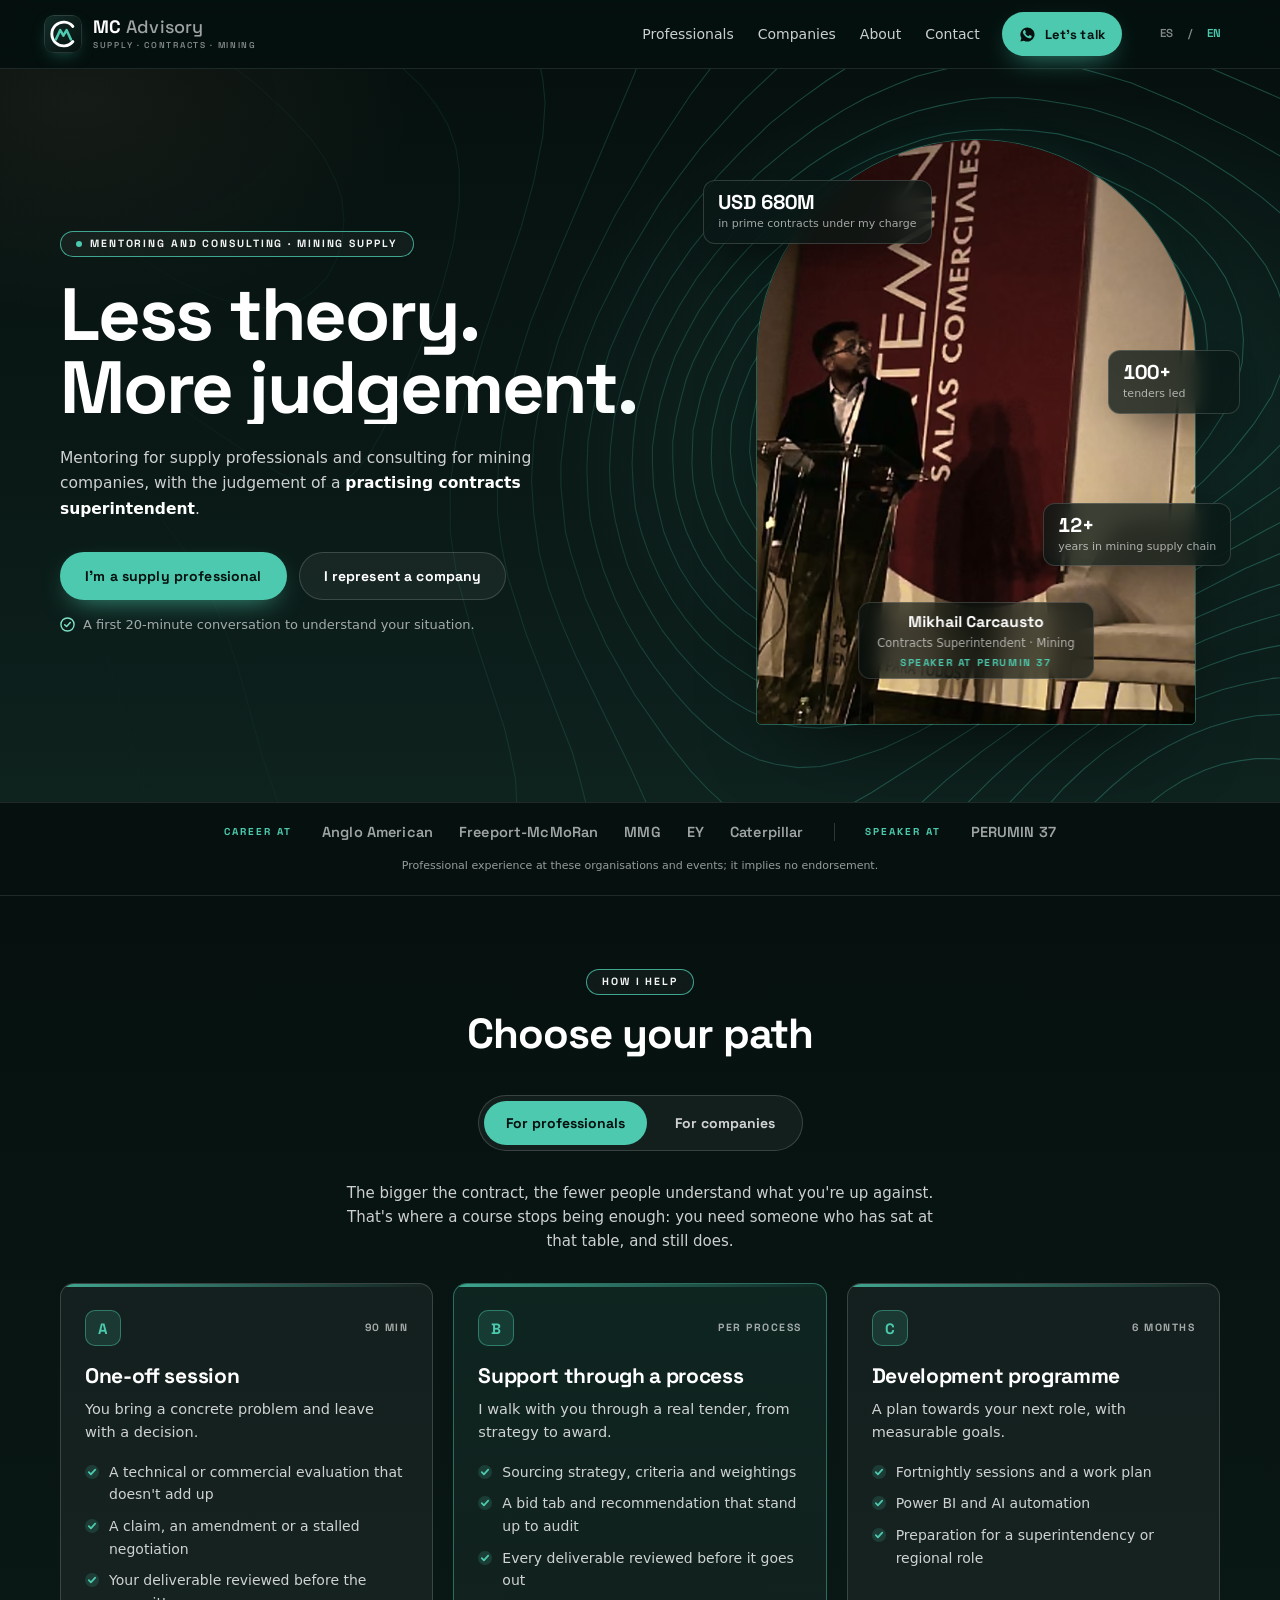
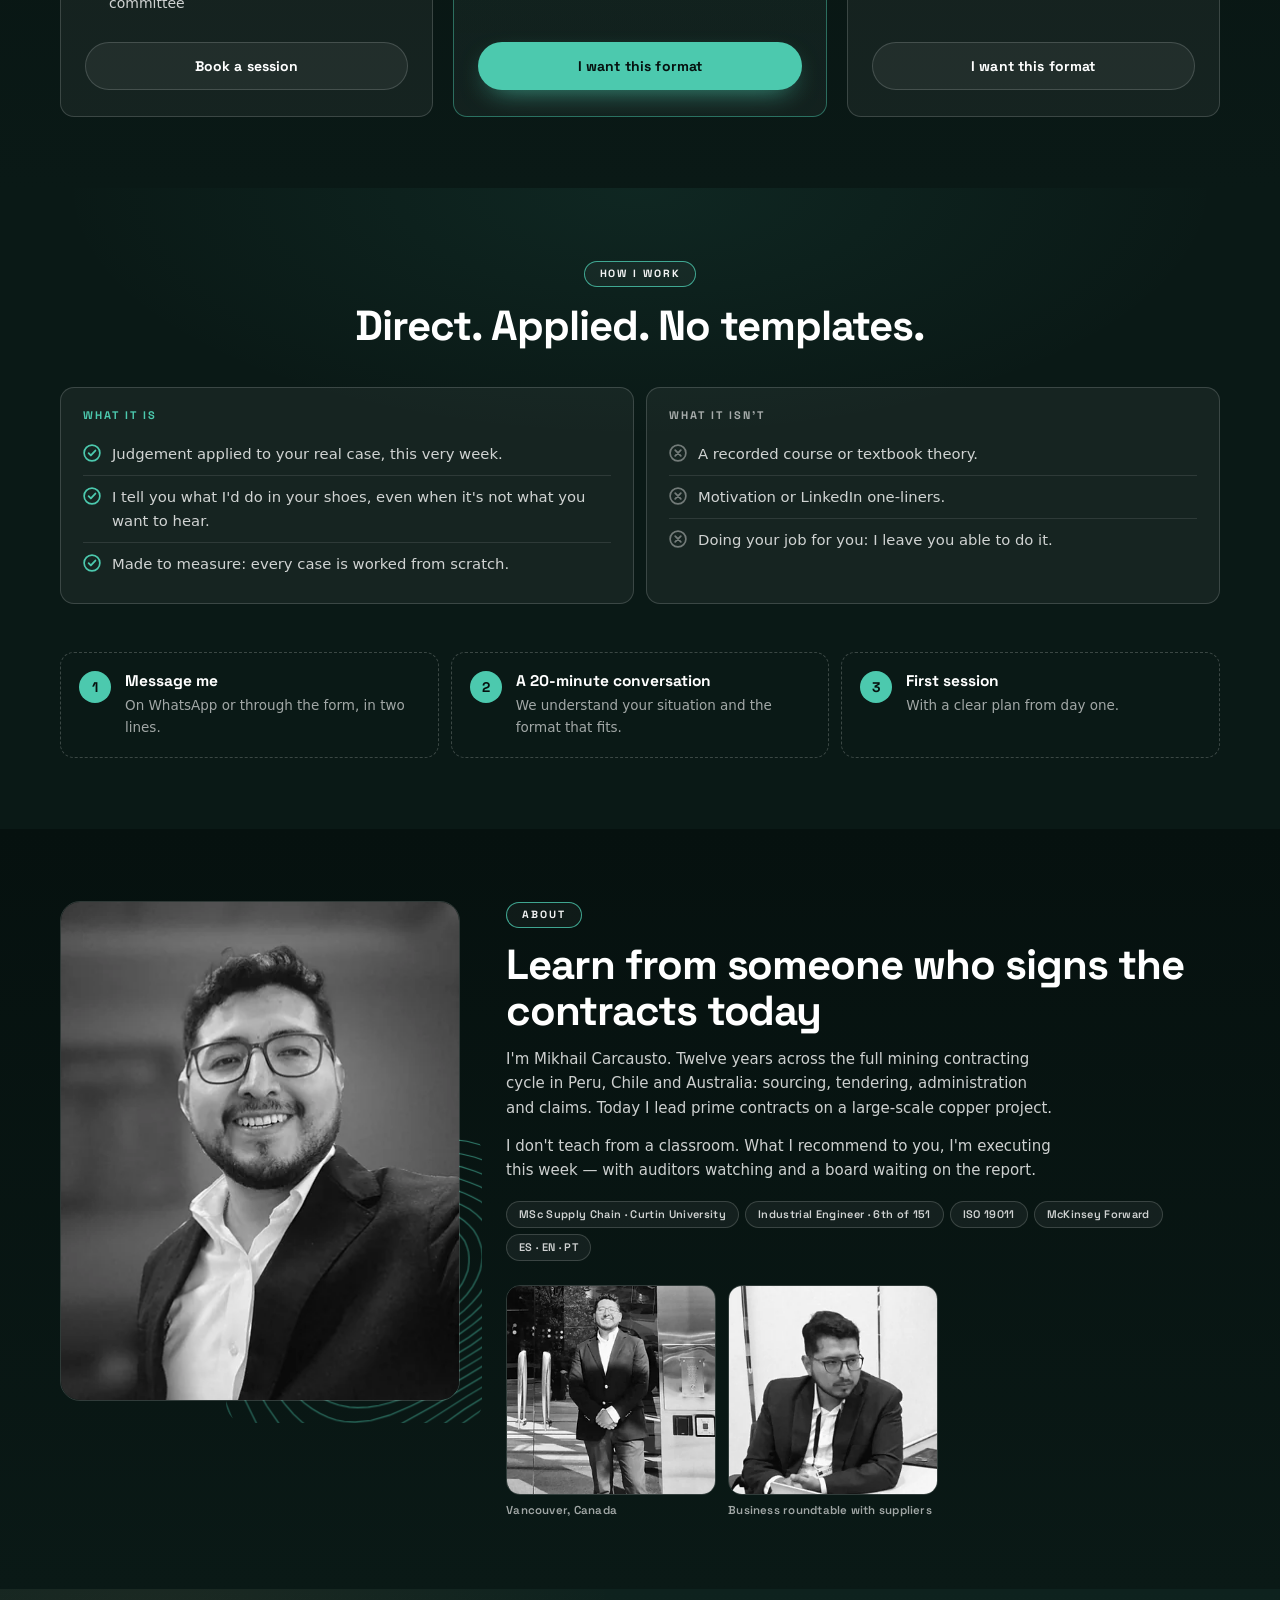
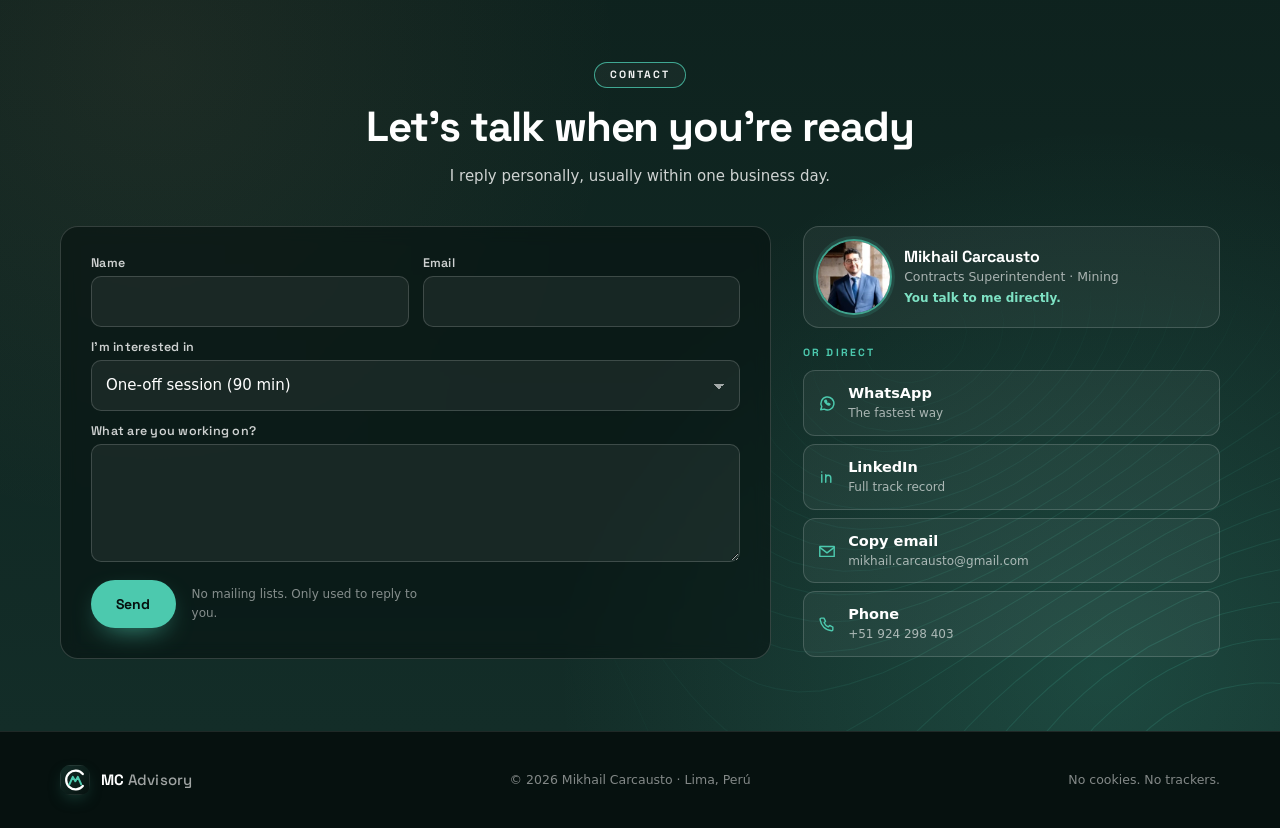
<file: index.html>
<!DOCTYPE html>
<html lang="es">
<head>
<meta charset="utf-8">
<meta name="viewport" content="width=device-width, initial-scale=1">
<title>MC Advisory — Mentoría y consultoría en contratos mineros</title>
<meta name="description" content="Mentoría para profesionales de supply y consultoría para empresas mineras, con un superintendente de contratos en ejercicio. Menos teoría, más criterio.">
<meta name="author" content="Mikhail Carcausto">
<meta name="theme-color" content="#06110F">
<!-- Palette preview for the owner: ?paleta=cobre|malaquita|cobalto (default: pátina). -->
<script>(function(){try{var p=new URLSearchParams(location.search).get("paleta");if(p)document.documentElement.setAttribute("data-paleta",p)}catch(e){}})();</script>
<link rel="canonical" href="https://mikhailcarcausto-rgb.github.io/">

<meta property="og:type" content="website">
<meta property="og:title" content="MC Advisory — Menos teoría. Más criterio.">
<meta property="og:description" content="Mentoría para profesionales de supply y consultoría para empresas mineras, con un superintendente de contratos en ejercicio.">
<meta property="og:url" content="https://mikhailcarcausto-rgb.github.io/">
<meta property="og:image" content="https://mikhailcarcausto-rgb.github.io/assets/img/og.jpg">
<meta property="og:image:width" content="1200">
<meta property="og:image:height" content="630">
<meta property="og:image:alt" content="MC Advisory — Menos teoría. Más criterio. Retrato de Mikhail Carcausto.">
<meta name="twitter:card" content="summary_large_image">

<link rel="icon" href="assets/img/favicon.svg" type="image/svg+xml">
<link rel="preconnect" href="https://fonts.googleapis.com">
<link rel="preconnect" href="https://fonts.gstatic.com" crossorigin>
<!-- Brand font loads off the critical path: first paint happens in the system font,
     then swaps. Measured on throttled mobile: 3.4 s -> ~2.3 s to first paint. -->
<link rel="preload" as="style" href="https://fonts.googleapis.com/css2?family=Space+Grotesk:wght@500..700&display=swap" onload="this.onload=null;this.rel='stylesheet'">
<noscript><link rel="stylesheet" href="https://fonts.googleapis.com/css2?family=Space+Grotesk:wght@500..700&display=swap"></noscript>
<link rel="preload" as="image" type="image/avif" fetchpriority="high"
      imagesrcset="assets/img/photos/hero-600.avif 600w, assets/img/photos/hero-900.avif 900w"
      imagesizes="(min-width:960px) 440px, 90vw">
<link rel="stylesheet" href="assets/css/style.css">
<script src="assets/js/i18n.js" defer></script>
<script src="assets/js/site.js" defer></script>

<script type="application/ld+json">
{
  "@context": "https://schema.org",
  "@type": "ProfessionalService",
  "name": "MC Advisory",
  "description": "Mentoría para profesionales de supply chain y consultoría en contratos y abastecimiento para empresas mineras.",
  "url": "https://mikhailcarcausto-rgb.github.io/",
  "image": "https://mikhailcarcausto-rgb.github.io/assets/img/og.jpg",
  "email": "mikhail.carcausto@gmail.com",
  "telephone": "+51924298403",
  "areaServed": ["Perú", "Chile", "Latinoamérica"],
  "availableLanguage": ["es", "en", "pt"],
  "founder": { "@type": "Person", "name": "Mikhail Carcausto",
               "jobTitle": "Superintendente de Contratos" }
}
</script>
</head>
<body>
<a class="skip" href="#main" data-i18n="skip">Ir al contenido</a>

<svg width="0" height="0" style="position:absolute" aria-hidden="true">
  <defs>
    <linearGradient id="mcg" x1="0" y1="0" x2="1" y2="1"><stop offset="0" style="stop-color:var(--bg3)"/><stop offset="1" style="stop-color:var(--bg0)"/></linearGradient>
    <!-- The mark: a C ring holding an M that doubles as mine peaks; colours follow the palette. -->
    <symbol id="mc" viewBox="0 0 48 48">
      <rect width="48" height="48" rx="11" fill="url(#mcg)"/>
      <rect x=".6" y=".6" width="46.8" height="46.8" rx="10.4" fill="none" stroke="rgba(255,255,255,.16)"/>
      <path d="M36.5 14.5 A15 15 0 1 0 36.5 33.5" fill="none" stroke="#FFFFFF" stroke-width="3.6" stroke-linecap="round"/>
      <path d="M15 31 L20.5 19 L24.5 26 L28.5 19 L34 31" fill="none" style="stroke:var(--acc)" stroke-width="3.2" stroke-linejoin="round" stroke-linecap="round"/>
    </symbol>
    <symbol id="i-wa" viewBox="0 0 24 24"><path fill="currentColor" d="M12 2a10 10 0 0 0-8.6 15.1L2 22l5-1.3A10 10 0 1 0 12 2Zm5.5 14.1c-.2.7-1.3 1.3-1.9 1.3-.5 0-1.1.2-3.6-.8-3-1.3-5-4.4-5.1-4.6-.2-.2-1.3-1.7-1.3-3.2 0-1.5.8-2.3 1.1-2.6.3-.3.6-.4.8-.4h.6c.2 0 .5 0 .7.5l.9 2.2c.1.2.1.4 0 .6l-.4.6-.3.3c-.1.1-.3.3-.1.6.2.3.8 1.3 1.7 2.1 1.2 1 2.1 1.4 2.4 1.5.3.1.5.1.7-.1l1-1.2c.2-.2.4-.2.6-.1l2.1 1c.3.1.5.2.5.4v.9Z"/></symbol>
    <symbol id="i-ok" viewBox="0 0 16 16"><circle cx="8" cy="8" r="7" fill="none" stroke="currentColor" stroke-width="1.5"/><path d="M5 8.2l2 2 4-4.4" fill="none" stroke="currentColor" stroke-width="1.6" stroke-linecap="round" stroke-linejoin="round"/></symbol>
    <symbol id="i-no" viewBox="0 0 16 16"><circle cx="8" cy="8" r="7" fill="none" stroke="currentColor" stroke-width="1.5"/><path d="M5.5 5.5l5 5M10.5 5.5l-5 5" fill="none" stroke="currentColor" stroke-width="1.6" stroke-linecap="round"/></symbol>
  </defs>
</svg>

<!-- ══ HEADER ══ -->
<header class="hdr">
  <a class="brand" href="#top">
    <svg class="brand__mark" aria-hidden="true"><use href="#mc"/></svg>
    <span class="brand__txt">
      <b>MC <span>Advisory</span></b>
      <em data-i18n="brand.role">Supply · Contratos · Minería</em>
    </span>
  </a>
  <nav class="hdr__nav" aria-label="Principal">
    <a href="#servicios" data-tab="pro" data-i18n="nav.pro">Profesionales</a>
    <a href="#servicios" data-tab="emp" data-i18n="nav.emp">Empresas</a>
    <a href="#sobre" data-i18n="nav.about">Sobre mí</a>
    <a href="#contacto" data-i18n="nav.contact">Contacto</a>
  </nav>
  <a class="btn btn--primary btn--sm js-wa" href="#contacto">
    <svg aria-hidden="true"><use href="#i-wa"/></svg><span data-i18n="cta.short">Conversemos</span>
  </a>
  <div class="lang" role="group" aria-label="Idioma / Language">
    <button type="button" data-lang="es" class="is-on">ES</button>
    <span aria-hidden="true">/</span>
    <button type="button" data-lang="en">EN</button>
  </div>
</header>

<main id="main">

<!-- ══ HERO ══ -->
<section class="hero" id="top">
  <div class="topo" aria-hidden="true"></div>

  <div class="wrap hero__in">
    <div class="hero__copy">
      <span class="ey"><i aria-hidden="true"></i><span data-i18n="hero.ey">Mentoría y consultoría · Supply minero</span></span>
      <h1 class="hero__h">
        <span data-i18n="hero.l1">Menos teoría.</span>
        <span class="shine" data-i18n="hero.l2">Más criterio.</span>
      </h1>
      <p class="hero__p"><span data-i18n="hero.p1">Mentoría para profesionales de supply y consultoría para empresas mineras, con el criterio de un </span><b data-i18n="hero.pb">superintendente de contratos en ejercicio</b><span data-i18n="hero.p2">.</span></p>
      <div class="hero__act">
        <a class="btn btn--primary" href="#servicios" data-tab="pro" data-i18n="hero.cta1">Soy profesional de supply</a>
        <a class="btn btn--glass" href="#servicios" data-tab="emp" data-i18n="hero.cta2">Represento a una empresa</a>
      </div>
      <p class="hero__note">
        <svg aria-hidden="true"><use href="#i-ok"/></svg>
        <span data-i18n="hero.note">Primera conversación de 20 minutos para entender tu caso.</span>
      </p>
    </div>

    <figure class="hero__fig">
      <picture>
        <source type="image/avif" srcset="assets/img/photos/hero-600.avif 600w, assets/img/photos/hero-900.avif 900w" sizes="(min-width:960px) 440px, 90vw">
        <source type="image/webp" srcset="assets/img/photos/hero-600.webp 600w, assets/img/photos/hero-900.webp 900w" sizes="(min-width:960px) 440px, 90vw">
        <img src="assets/img/photos/hero-900.jpg" srcset="assets/img/photos/hero-600.jpg 600w, assets/img/photos/hero-900.jpg 900w"
             sizes="(min-width:960px) 440px, 90vw" width="900" height="1199" fetchpriority="high"
             alt="Mikhail Carcausto exponiendo en el podio de PERUMIN 37" data-i18n-alt="hero.alt">
      </picture>
      <figcaption class="plate">
        <b>Mikhail Carcausto</b>
        <span data-i18n="plate.role">Superintendente de contratos · Minería</span>
        <em data-i18n="plate.evt">Expositor en PERUMIN 37</em>
      </figcaption>
      <ul class="float" aria-label="Trayectoria en cifras">
        <li class="float__a"><b data-count="680" data-pre="USD " data-suf="M">USD 680M</b><span data-i18n="kpi.1">en contratos prime a cargo</span></li>
        <li class="float__b"><b data-count="100" data-suf="+">100+</b><span data-i18n="kpi.2">licitaciones lideradas</span></li>
        <li class="float__c"><b data-count="12" data-suf="+">12+</b><span data-i18n="kpi.3">años en supply minero</span></li>
      </ul>
    </figure>
  </div>
</section>

<!-- ══ AUTHORITY ══ -->
<section class="strip" aria-label="Trayectoria">
  <div class="wrap strip__in">
    <span class="strip__lbl" data-i18n="strip.lbl">Trayectoria en</span>
    <ul>
      <li>Anglo American</li><li>Freeport-McMoRan</li><li>MMG</li><li>EY</li><li>Caterpillar</li>
    </ul>
    <span class="strip__sep" aria-hidden="true"></span>
    <span class="strip__lbl" data-i18n="strip.lbl2">Expositor en</span>
    <ul><li>PERUMIN 37</li></ul>
    <p class="strip__note" data-i18n="strip.note">Experiencia profesional en estas organizaciones y eventos; no implica su respaldo.</p>
  </div>
</section>

<!-- ══ SERVICIOS (dos públicos, una sección) ══ -->
<section class="sec sec--a" id="servicios">
  <div class="wrap">
    <div class="sec__head">
      <span class="ey" data-i18n="svc.ey">Cómo te ayudo</span>
      <h2 data-i18n="svc.h">Elige tu camino</h2>
    </div>

    <div class="tabs" role="tablist" aria-label="Tipo de cliente">
      <button type="button" role="tab" id="tab-pro" aria-controls="panel-pro" aria-selected="true" data-i18n="tab.pro">Para profesionales</button>
      <button type="button" role="tab" id="tab-emp" aria-controls="panel-emp" aria-selected="false" tabindex="-1" data-i18n="tab.emp">Para empresas</button>
    </div>

    <div class="panel" role="tabpanel" id="panel-pro" aria-labelledby="tab-pro">
      <p class="panel__lead" data-i18n="pro.lead">Mientras más grande el contrato, menos gente entiende lo que estás enfrentando. Ahí un curso ya no alcanza: necesitas a alguien que haya estado en esa mesa, y que siga estándolo.</p>
      <div class="plans">
        <article class="plan">
          <div class="plan__top"><span class="plan__n">A</span><span class="plan__dur" data-i18n="p1.dur">90 min</span></div>
          <h3 data-i18n="p1.h">Sesión puntual</h3>
          <p data-i18n="p1.p">Traes un problema concreto y sales con una decisión.</p>
          <ul>
            <li data-i18n="p1.b1">Una evaluación técnica o comercial que no cuadra</li>
            <li data-i18n="p1.b2">Un reclamo, una adenda o una negociación trabada</li>
            <li data-i18n="p1.b3">Tu entregable revisado antes del comité</li>
          </ul>
          <a class="btn btn--glass js-pick" data-plan="sesion" href="#contacto" data-i18n="p1.cta">Agendar sesión</a>
        </article>
        <article class="plan plan--hi">
          <div class="plan__top"><span class="plan__n">B</span><span class="plan__dur" data-i18n="p2.dur">Por proceso</span></div>
          <h3 data-i18n="p2.h">Acompañamiento en proceso</h3>
          <p data-i18n="p2.p">Te acompaño en una licitación real, de la estrategia a la adjudicación.</p>
          <ul>
            <li data-i18n="p2.b1">Estrategia de abastecimiento, criterios y pesos</li>
            <li data-i18n="p2.b2">Bid tab y recomendación que resisten una auditoría</li>
            <li data-i18n="p2.b3">Cada entregable revisado antes de enviarlo</li>
          </ul>
          <a class="btn btn--primary js-pick" data-plan="proceso" href="#contacto" data-i18n="p2.cta">Quiero este formato</a>
        </article>
        <article class="plan">
          <div class="plan__top"><span class="plan__n">C</span><span class="plan__dur" data-i18n="p3.dur">6 meses</span></div>
          <h3 data-i18n="p3.h">Programa de desarrollo</h3>
          <p data-i18n="p3.p">Un plan hacia tu siguiente cargo, con objetivos medibles.</p>
          <ul>
            <li data-i18n="p3.b1">Sesiones quincenales y plan de trabajo</li>
            <li data-i18n="p3.b2">Power BI y automatización con IA</li>
            <li data-i18n="p3.b3">Preparación para superintendencia o rol regional</li>
          </ul>
          <a class="btn btn--glass js-pick" data-plan="programa" href="#contacto" data-i18n="p3.cta">Quiero este formato</a>
        </article>
      </div>
    </div>

    <div class="panel" role="tabpanel" id="panel-emp" aria-labelledby="tab-emp" hidden>
      <p class="panel__lead" data-i18n="emp.lead">Tu equipo de contratos debería estar negociando, no redactando. Construyo los sistemas que le devuelven ese tiempo, dentro de tus propias herramientas y sin plataformas nuevas que licenciar.</p>
      <div class="plans">
        <article class="plan">
          <div class="plan__top"><span class="plan__n">1</span><span class="plan__dur" data-i18n="e1.dur">2 semanas</span></div>
          <h3 data-i18n="e1.h">Diagnóstico del ciclo</h3>
          <p data-i18n="e1.p">Dónde se atasca tu ciclo de contratación, medido y con números.</p>
          <ul>
            <li data-i18n="e1.b1">Mapa del proceso real, no el del manual</li>
            <li data-i18n="e1.b2">Tiempos por etapa y cuellos de botella</li>
            <li data-i18n="e1.b3">Qué automatizar primero y qué no tocar</li>
          </ul>
          <a class="btn btn--glass js-pick" data-plan="empresa" href="#contacto" data-i18n="e.cta">Consultar para mi empresa</a>
        </article>
        <article class="plan plan--hi">
          <div class="plan__top"><span class="plan__n">2</span><span class="plan__dur" data-i18n="e2.dur">3–6 semanas</span></div>
          <h3 data-i18n="e2.h">Automatización documental</h3>
          <p data-i18n="e2.p">Cartas de adjudicación, memos y actas con tu formato exacto, en minutos.</p>
          <ul>
            <li data-i18n="e2.b1">Agente de IA que redacta con el estilo de tu casa</li>
            <li data-i18n="e2.b2">Auditoría que bloquea cifras sin sustento</li>
            <li data-i18n="e2.b3">De 4 horas a 2 minutos por carta, ya probado</li>
          </ul>
          <a class="btn btn--primary js-pick" data-plan="empresa" href="#contacto" data-i18n="e.cta">Consultar para mi empresa</a>
        </article>
        <article class="plan">
          <div class="plan__top"><span class="plan__n">3</span><span class="plan__dur" data-i18n="e3.dur">Por categoría</span></div>
          <h3 data-i18n="e3.h">Sourcing y licitaciones</h3>
          <p data-i18n="e3.p">Procesos competitivos defendibles, de la estrategia a la firma.</p>
          <ul>
            <li data-i18n="e3.b1">Estrategia de abastecimiento por categoría</li>
            <li data-i18n="e3.b2">Criterios, pesos y bid tab trazables</li>
            <li data-i18n="e3.b3">Reportería ejecutiva en Power BI</li>
          </ul>
          <a class="btn btn--glass js-pick" data-plan="empresa" href="#contacto" data-i18n="e.cta">Consultar para mi empresa</a>
        </article>
      </div>
    </div>
  </div>
</section>

<!-- ══ ENFOQUE ══ -->
<section class="sec sec--b" id="enfoque">
  <div class="wrap">
    <div class="sec__head">
      <span class="ey" data-i18n="ap.ey">Cómo trabajo</span>
      <h2 data-i18n="ap.h">Directo. Aplicado. Sin plantillas.</h2>
    </div>
    <div class="isnot">
      <div class="isnot__col isnot__col--yes">
        <h3 data-i18n="ap.yes">Lo que es</h3>
        <ul>
          <li><svg aria-hidden="true"><use href="#i-ok"/></svg><span data-i18n="ap.y1">Criterio aplicado a tu caso real, esta misma semana.</span></li>
          <li><svg aria-hidden="true"><use href="#i-ok"/></svg><span data-i18n="ap.y2">Te digo lo que yo haría en tu lugar, aunque no sea lo que quieres oír.</span></li>
          <li><svg aria-hidden="true"><use href="#i-ok"/></svg><span data-i18n="ap.y3">Hecho a tu medida: cada caso se trabaja desde cero.</span></li>
        </ul>
      </div>
      <div class="isnot__col isnot__col--no">
        <h3 data-i18n="ap.no">Lo que no es</h3>
        <ul>
          <li><svg aria-hidden="true"><use href="#i-no"/></svg><span data-i18n="ap.n1">Un curso grabado ni teoría de manual.</span></li>
          <li><svg aria-hidden="true"><use href="#i-no"/></svg><span data-i18n="ap.n2">Motivación ni frases para LinkedIn.</span></li>
          <li><svg aria-hidden="true"><use href="#i-no"/></svg><span data-i18n="ap.n3">Hacer tu trabajo por ti: te dejo capaz de hacerlo.</span></li>
        </ul>
      </div>
    </div>
    <ol class="steps" aria-label="Cómo empezamos">
      <li><div><b data-i18n="s1.h">Escríbeme</b><span data-i18n="s1.p">Por WhatsApp o el formulario, en dos líneas.</span></div></li>
      <li><div><b data-i18n="s2.h">Conversación de 20 min</b><span data-i18n="s2.p">Entendemos tu caso y el formato que te conviene.</span></div></li>
      <li><div><b data-i18n="s3.h">Primera sesión</b><span data-i18n="s3.p">Con un plan claro desde el primer día.</span></div></li>
    </ol>
  </div>
</section>

<!-- ══ SOBRE MÍ ══ -->
<section class="sec sec--a" id="sobre">
  <div class="wrap about">
    <figure class="about__photo">
      <picture>
        <source type="image/webp" srcset="assets/img/photos/sobre-400.webp 400w, assets/img/photos/sobre-532.webp 532w, assets/img/photos/sobre-800.webp 800w" sizes="(min-width:440px) 400px, 90vw">
        <img src="assets/img/photos/sobre-532.jpg" srcset="assets/img/photos/sobre-400.jpg 400w, assets/img/photos/sobre-532.jpg 532w, assets/img/photos/sobre-800.jpg 800w"
             sizes="(min-width:440px) 400px, 90vw" width="532" height="665" loading="lazy" decoding="async"
             alt="Retrato en blanco y negro de Mikhail Carcausto sonriendo" data-i18n-alt="about.alt">
      </picture>
    </figure>
    <div class="about__txt">
      <span class="ey" data-i18n="me.ey">Sobre mí</span>
      <h2 data-i18n="me.h">Aprende de quien firma los contratos hoy</h2>
      <p data-i18n="me.p1">Soy Mikhail Carcausto. Doce años en el ciclo completo de contratación minera, entre Perú, Chile y Australia: sourcing, licitaciones, administración y reclamos. Hoy lidero contratos prime en un proyecto de cobre de gran escala.</p>
      <p data-i18n="me.p2">No enseño desde un aula. Lo que te recomiendo lo estoy ejecutando esta semana, con auditores encima y un directorio esperando el reporte.</p>
      <ul class="chips">
        <li data-i18n="c1">Máster Supply Chain · Curtin University</li>
        <li data-i18n="c2">Ing. Industrial · 6.º de 151</li>
        <li>ISO 19011</li>
        <li>McKinsey Forward</li>
        <li>ES · EN · PT</li>
      </ul>
      <div class="gallery">
        <figure>
          <picture>
            <source type="image/webp" srcset="assets/img/photos/vancouver-300.webp 300w, assets/img/photos/vancouver-420.webp 420w" sizes="(min-width:480px) 210px, 44vw">
            <img src="assets/img/photos/vancouver-300.jpg" srcset="assets/img/photos/vancouver-300.jpg 300w, assets/img/photos/vancouver-420.jpg 420w" sizes="(min-width:480px) 210px, 44vw"
                 width="300" height="300" loading="lazy" decoding="async"
                 alt="Mikhail Carcausto en la entrada de un edificio corporativo en Vancouver" data-i18n-alt="g3.alt">
          </picture>
          <figcaption data-i18n="g3.cap">Vancouver, Canadá</figcaption>
        </figure>
        <figure>
          <picture>
            <source type="image/webp" srcset="assets/img/photos/reunion-300.webp 300w, assets/img/photos/reunion-420.webp 420w" sizes="(min-width:480px) 210px, 44vw">
            <img src="assets/img/photos/reunion-300.jpg" srcset="assets/img/photos/reunion-300.jpg 300w, assets/img/photos/reunion-420.jpg 420w" sizes="(min-width:480px) 210px, 44vw"
                 width="300" height="300" loading="lazy" decoding="async"
                 alt="Mikhail Carcausto en una rueda de negocios con proveedores" data-i18n-alt="g2.alt">
          </picture>
          <figcaption data-i18n="g2.cap">Rueda de negocios con proveedores</figcaption>
        </figure>
      </div>
    </div>
  </div>
</section>

<!-- ══ TESTIMONIOS · ocultos hasta tener reales (ver site.js) ══ -->
<section class="sec sec--b" id="testimonios" hidden>
  <div class="wrap">
    <div class="sec__head"><span class="ey" data-i18n="qt.ey">Testimonios</span><h2 data-i18n="qt.h">Lo que dicen</h2></div>
    <div class="plans" id="quotes"></div>
  </div>
</section>

<!-- ══ CONTACTO ══ -->
<section class="sec sec--cta" id="contacto">
  <div class="topo" aria-hidden="true"></div>
  <div class="wrap">
    <div class="sec__head">
      <span class="ey" data-i18n="ct.ey">Contacto</span>
      <h2 data-i18n="ct.h">Hablemos cuando estés listo</h2>
      <p class="sec__lead" data-i18n="ct.lead">Respondo personalmente, normalmente dentro de un día hábil.</p>
    </div>

    <div class="contact">
      <form class="req" id="reqform" novalidate>
        <div class="req__grid">
          <p class="fld">
            <label for="f-name" data-i18n="ct.f.name">Nombre</label>
            <input id="f-name" name="name" type="text" autocomplete="name" required>
          </p>
          <p class="fld">
            <label for="f-mail" data-i18n="ct.f.mail">Correo</label>
            <input id="f-mail" name="email" type="email" autocomplete="email" required>
          </p>
          <p class="fld fld--full">
            <label for="f-plan" data-i18n="ct.f.plan">Me interesa</label>
            <select id="f-plan" name="plan">
              <option value="sesion" data-i18n="ct.o.sesion">Sesión puntual (90 min)</option>
              <option value="proceso" data-i18n="ct.o.proceso">Acompañamiento en proceso</option>
              <option value="programa" data-i18n="ct.o.programa">Programa de desarrollo (6 meses)</option>
              <option value="empresa" data-i18n="ct.o.empresa">Consultoría para mi empresa</option>
              <option value="nose" data-i18n="ct.o.nose">Aún no lo sé</option>
            </select>
          </p>
          <p class="fld fld--full">
            <label for="f-msg" data-i18n="ct.f.msg">¿En qué estás?</label>
            <textarea id="f-msg" name="message" rows="4" required></textarea>
          </p>
        </div>

        <div class="hp" aria-hidden="true"><label for="f-hp">No llenar</label><input id="f-hp" name="_honey" type="text" tabindex="-1" autocomplete="off"></div>

        <div class="req__foot">
          <button type="submit" class="btn btn--primary" id="reqsend" data-i18n="ct.f.send">Enviar</button>
          <span class="req__fine" data-i18n="ct.f.fine">Sin listas de correo. Sólo para responderte.</span>
        </div>
        <p class="req__msg" id="reqmsg" role="status" aria-live="polite"></p>
      </form>

      <aside class="direct">
        <div class="me">
          <picture>
            <source type="image/webp" srcset="assets/img/photos/avatar-190.webp 190w, assets/img/photos/avatar-380.webp 380w" sizes="72px">
            <img src="assets/img/photos/avatar-190.jpg" srcset="assets/img/photos/avatar-190.jpg 190w, assets/img/photos/avatar-380.jpg 380w" sizes="72px"
                 width="72" height="72" loading="lazy" decoding="async" alt="Mikhail Carcausto" data-i18n-alt="me.alt">
          </picture>
          <p><b>Mikhail Carcausto</b><span data-i18n="me.role">Superintendente de contratos · Minería</span><em data-i18n="me.reply">Hablas directamente conmigo.</em></p>
        </div>
        <h3 data-i18n="ct.direct">O directo</h3>
        <ul class="direct__list" id="channels"></ul>
      </aside>
    </div>
  </div>
</section>

</main>

<footer class="ftr">
  <div class="wrap ftr__in">
    <a class="brand" href="#top">
      <svg class="brand__mark" aria-hidden="true"><use href="#mc"/></svg>
      <span class="brand__txt"><b>MC <span>Advisory</span></b></span>
    </a>
    <span>© <span id="yr">2026</span> Mikhail Carcausto · Lima, Perú</span>
    <span data-i18n="ftr.note">Sin cookies. Sin rastreadores.</span>
  </div>
</footer>
</body>
</html>
</file>
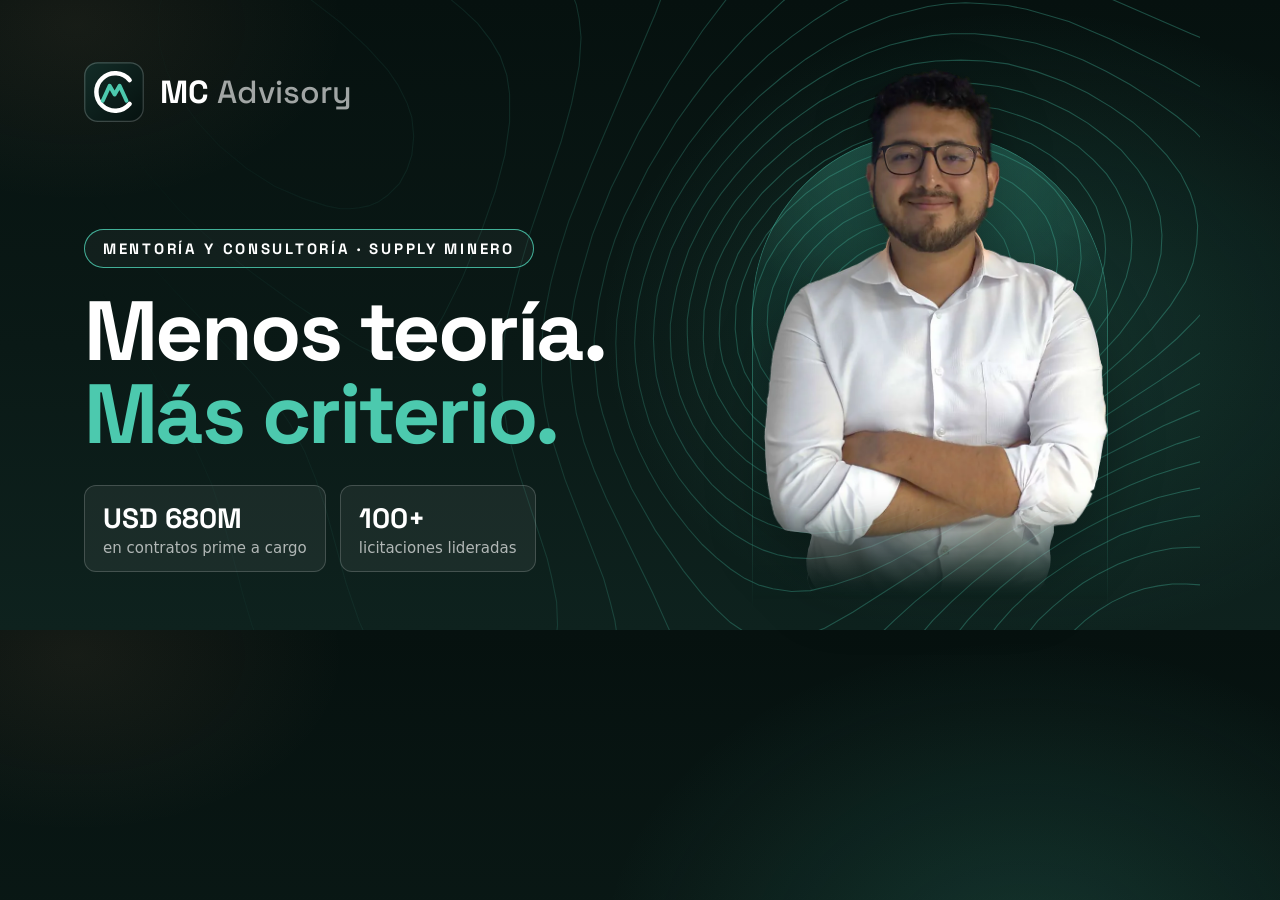
<file: assets/img/og.html>
<!DOCTYPE html>
<!-- Source for og.jpg: open at 1200x630 (DPR 1), screenshot, save as JPEG q88. Not linked from the site. -->
<html lang="es"><head><meta charset="utf-8">
<link href="https://fonts.googleapis.com/css2?family=Space+Grotesk:wght@500..700&display=swap" rel="stylesheet">
<style>
  *{margin:0;box-sizing:border-box}
  body{width:1200px;height:630px;overflow:hidden;color:#fff;font-family:"Space Grotesk",system-ui,sans-serif;position:relative;
    background:
      radial-gradient(46% 70% at 80% 52%,rgba(76,201,174,.16) 0%,transparent 72%),
      radial-gradient(30% 40% at 6% 4%,rgba(217,149,106,.08) 0%,transparent 70%),
      linear-gradient(180deg,#06110F 0%,#0A1916 55%,#0E221E 100%)}
  .topo{position:absolute;inset:0;
    -webkit-mask-image:linear-gradient(90deg,transparent 8%,rgba(0,0,0,.3) 38%,#000 66%)}
  .topo::before{content:"";position:absolute;inset:-6% -2% -6% 8%;background:rgba(76,201,174,.32);
    -webkit-mask:url(topo.svg) center/cover no-repeat}
  .in{position:absolute;inset:0;padding:62px 520px 58px 84px;display:flex;flex-direction:column}
  .arch{position:absolute;right:92px;top:132px;width:356px;bottom:0;border-radius:999px 999px 0 0;
    background:radial-gradient(90% 55% at 50% 0%,rgba(76,201,174,.30),transparent 72%),linear-gradient(180deg,rgba(76,201,174,.12),rgba(76,201,174,.03) 70%);
    border:1px solid rgba(76,201,174,.4);border-bottom:0;
    -webkit-mask-image:linear-gradient(180deg,#000 60%,transparent 96%)}
  .ph{position:absolute;right:54px;top:28px;width:432px}
  .ph img{display:block;width:100%;height:auto;filter:drop-shadow(0 24px 28px rgba(0,0,0,.35))}
  .top{display:flex;align-items:center;gap:16px}
  .top svg{width:60px;height:60px}
  .top b{font-weight:700;font-size:32px}
  .top b span{font-weight:500;color:rgba(255,255,255,.62)}
  .ey{margin-top:auto;align-self:flex-start;padding:9px 18px;border-radius:999px;border:1.6px solid rgba(76,201,174,.85);
      font-weight:700;font-size:15px;letter-spacing:.18em;text-transform:uppercase;background:rgba(255,255,255,.04)}
  h1{margin-top:22px;font-weight:700;font-size:84px;line-height:.98;letter-spacing:-.03em}
  h1 em{display:block;font-style:normal;color:#4CC9AE}
  .bar{margin-top:30px;display:flex;gap:14px}
  .kt{padding:14px 18px;border-radius:12px;background:rgba(255,255,255,.06);border:1px solid rgba(255,255,255,.18)}
  .kt b{display:block;font-weight:700;font-size:28px}
  .kt span{display:block;margin-top:3px;font-size:15px;color:rgba(255,255,255,.66);font-family:system-ui,sans-serif}
</style></head>
<body><div class="topo"></div><div class="arch"></div>
<div class="ph"><img src="photos/retrato-900.webp" alt=""></div>
<div class="in">
  <div class="top">
    <svg viewBox="0 0 48 48"><defs><linearGradient id="g" x1="0" y1="0" x2="1" y2="1"><stop offset="0" stop-color="#132D28"/><stop offset="1" stop-color="#06110F"/></linearGradient></defs>
      <rect width="48" height="48" rx="11" fill="url(#g)"/><rect x=".6" y=".6" width="46.8" height="46.8" rx="10.4" fill="none" stroke="rgba(255,255,255,.2)"/>
      <path d="M36.5 14.5 A15 15 0 1 0 36.5 33.5" fill="none" stroke="#fff" stroke-width="3.6" stroke-linecap="round"/>
      <path d="M15 31 L20.5 19 L24.5 26 L28.5 19 L34 31" fill="none" stroke="#4CC9AE" stroke-width="3.2" stroke-linejoin="round" stroke-linecap="round"/></svg>
    <b>MC <span>Advisory</span></b>
  </div>
  <p class="ey">Mentoría y consultoría · Supply minero</p>
  <h1>Menos teoría.<em>Más criterio.</em></h1>
  <div class="bar">
    <div class="kt"><b>USD 680M</b><span>en contratos prime a cargo</span></div>
    <div class="kt"><b>100+</b><span>licitaciones lideradas</span></div>
  </div>
</div></body></html>
</file>
<file: assets/css/style.css>
/* ═══════════════════════════════════════════════════════════
   MC Advisory — mentoría y consultoría en contratos mineros
   Visual language: mineral palettes on a deep ground, the
   contour lines of an open pit (assets/img/topo.svg), glass
   tiles, pill eyebrows, and a cut-out portrait standing in an
   arched adit.  Every colour is a token below; the four
   palettes are named after the minerals they come from.
   ═══════════════════════════════════════════════════════════ */

/* Pátina — the verdigris of weathered copper (default) */
:root{
  --bg0:#06110F; --bg1:#0A1916; --bg2:#0E221E; --bg3:#132D28;
  --bg0-rgb:6 17 15; --bg1-rgb:10 25 22;
  --acc:#4CC9AE; --acc-rgb:76 201 174; --acc-lt:#8ADFCB; --acc-soft:#C5F0E5;
  --g2-rgb:217 149 106;              /* copper: the metal under the patina */
  --ok:#7EE2C4;
}
/* Cobre — polished copper on warm graphite */
:root[data-paleta="cobre"]{
  --bg0:#0F0E0D; --bg1:#161413; --bg2:#1D1A18; --bg3:#25211E;
  --bg0-rgb:15 14 13; --bg1-rgb:22 20 19;
  --acc:#D08A5A; --acc-rgb:208 138 90; --acc-lt:#E6AE86; --acc-soft:#F2D2BA;
  --g2-rgb:76 201 174;
  --ok:#6FD6A8;
}
/* Malaquita — malachite green with brass */
:root[data-paleta="malaquita"]{
  --bg0:#05110C; --bg1:#091A13; --bg2:#0D2419; --bg3:#122F21;
  --bg0-rgb:5 17 12; --bg1-rgb:9 26 19;
  --acc:#D6B56E; --acc-rgb:214 181 110; --acc-lt:#E7CE98; --acc-soft:#F3E4C3;
  --g2-rgb:61 190 139;
  --ok:#5FD39D;
}
/* Cobalto — cobalt blue on neutral graphite */
:root[data-paleta="cobalto"]{
  --bg0:#0B0B0E; --bg1:#121217; --bg2:#191A21; --bg3:#21222B;
  --bg0-rgb:11 11 14; --bg1-rgb:18 18 23;
  --acc:#5B8CFF; --acc-rgb:91 140 255; --acc-lt:#93B4FF; --acc-soft:#C9D9FF;
  --g2-rgb:88 213 232;
  --ok:#5FD39D;
}

:root{
  --ink:var(--bg0);                  /* text on accent fills: 6.2:1 to 9.8:1 across palettes */
  --glass:rgba(255,255,255,.05);
  --glass-2:rgba(255,255,255,.08);
  --edge:rgba(255,255,255,.16);
  --edge-2:rgba(255,255,255,.1);
  --t1:#FFFFFF;
  --t2:rgba(255,255,255,.8);
  --t3:rgba(255,255,255,.62);
  --t4:rgba(255,255,255,.5);

  --f-disp:"Space Grotesk",system-ui,"Segoe UI",sans-serif;
  --f-body:system-ui,-apple-system,"Segoe UI",Roboto,"Helvetica Neue",Arial,sans-serif;

  --wrap:1160px;
  --pad:clamp(20px,5vw,44px);
  --r:14px;
}

*,*::before,*::after{box-sizing:border-box}
html{scroll-behavior:smooth;-webkit-text-size-adjust:100%}
body{
  margin:0;background:var(--bg0);color:var(--t1);
  font-family:var(--f-body);font-size:clamp(15px,1vw,16.5px);line-height:1.62;
  overflow-x:hidden;-webkit-font-smoothing:antialiased;
}
img,svg{max-width:100%}
/* a class rule that sets display must never out-rank the hidden attribute */
[hidden]{display:none !important}
a{color:inherit}
.wrap{width:min(100% - var(--pad)*2,var(--wrap));margin-inline:auto}
.skip{position:absolute;left:-9999px;top:0;z-index:10000;background:var(--acc);color:var(--ink);padding:15px 18px;min-height:44px;font:600 13px/1 var(--f-body)}
.skip:focus{left:12px;top:12px}

/* ── brand ──────────────────────────────────────────────── */
.brand{display:flex;align-items:center;gap:11px;text-decoration:none;color:var(--t1);min-height:44px}
.brand__mark{width:38px;height:38px;flex:none;border-radius:10px;box-shadow:0 6px 18px -8px rgb(var(--acc-rgb) / .55)}
.brand__txt{display:flex;flex-direction:column;line-height:1.1}
.brand__txt b{font:700 18px/1.05 var(--f-disp);letter-spacing:.005em}
.brand__txt b span{font-weight:500;color:var(--t3)}
.brand__txt em{margin-top:4px;font:600 8.5px/1 var(--f-disp);font-style:normal;letter-spacing:.2em;color:var(--t4);text-transform:uppercase}

/* ── header ─────────────────────────────────────────────── */
.hdr{
  position:sticky;top:0;z-index:100;display:flex;align-items:center;gap:22px;
  padding:12px var(--pad);
  background:rgb(var(--bg0-rgb) / .74);backdrop-filter:blur(16px) saturate(1.4);
  border-bottom:1px solid var(--edge-2);
}
.hdr .brand{margin-right:auto}
.hdr__nav{display:flex;align-items:center;gap:24px}
.hdr__nav a{text-decoration:none;font:500 14px/1 var(--f-body);color:var(--t2);transition:color .2s}
.hdr__nav a:hover{color:#fff}
.lang{display:flex;align-items:center;gap:0;font:600 11.5px/1 var(--f-disp);color:var(--t4)}
.lang button{background:none;border:0;padding:0;min-width:44px;min-height:44px;cursor:pointer;font:inherit;color:var(--t4);transition:color .2s}
.lang button:hover{color:#fff}
.lang button.is-on{color:var(--acc)}

/* ── buttons ────────────────────────────────────────────── */
.btn{
  display:inline-flex;align-items:center;justify-content:center;gap:9px;text-decoration:none;cursor:pointer;
  font:700 14px/1 var(--f-disp);letter-spacing:.01em;padding:15px 24px;border-radius:999px;
  border:1.3px solid transparent;min-height:48px;
  transition:transform .18s cubic-bezier(.2,.8,.3,1),box-shadow .25s,background .25s,border-color .25s;
}
.btn svg{width:17px;height:17px;flex:none}
.btn--primary{background:var(--acc);color:var(--ink);box-shadow:0 10px 28px -12px rgb(var(--acc-rgb) / .85)}
.btn--primary:hover{transform:translateY(-2px);box-shadow:0 16px 34px -12px rgb(var(--acc-rgb) / .95)}
.btn--glass{background:var(--glass);border-color:var(--edge);color:#fff}
.btn--glass:hover{background:var(--glass-2);border-color:rgba(255,255,255,.3);transform:translateY(-2px)}
.btn--sm{padding:10px 16px;min-height:44px;font-size:13px}

/* eyebrow pill */
.ey{
  display:inline-flex;align-items:center;gap:8px;padding:7px 15px;border-radius:999px;
  border:1.3px solid rgb(var(--acc-rgb) / .8);background:rgba(255,255,255,.04);
  font:700 10.5px/1 var(--f-disp);letter-spacing:.18em;text-transform:uppercase;color:rgba(255,255,255,.95);
}
.ey i{width:6px;height:6px;border-radius:50%;background:var(--acc);box-shadow:0 0 0 0 rgb(var(--acc-rgb) / .7);animation:pls 2.4s infinite}
@keyframes pls{70%{box-shadow:0 0 0 7px rgb(var(--acc-rgb) / 0)}100%{box-shadow:0 0 0 0 rgb(var(--acc-rgb) / 0)}}

/* ── hero ───────────────────────────────────────────────── */
.hero{
  position:relative;overflow:hidden;
  background:
    radial-gradient(52% 58% at 79% 44%,rgb(var(--acc-rgb) / .13) 0%,transparent 72%),
    radial-gradient(38% 42% at 6% 4%,rgb(var(--g2-rgb) / .07) 0%,transparent 70%),
    linear-gradient(180deg,var(--bg0) 0%,var(--bg1) 55%,var(--bg2) 100%);
}
/* contour lines of an open pit, painted in the accent and faded out behind the copy */
.topo{
  position:absolute;inset:0;pointer-events:none;overflow:hidden;
  -webkit-mask-image:linear-gradient(90deg,transparent 4%,rgba(0,0,0,.28) 34%,#000 66%);
          mask-image:linear-gradient(90deg,transparent 4%,rgba(0,0,0,.28) 34%,#000 66%);
}
/* A plain background image with the accent baked in (topo-a.svg): it is
   rasterised once.  An animated SVG mask looked the same and cost ~1 s of
   paint on a throttled phone, so only the palette previews use the mask. */
.topo::before{
  content:"";position:absolute;inset:-3%;opacity:.3;
  background:url(../img/topo-a.svg) center/cover no-repeat;
}
:root[data-paleta] .topo::before{
  background:rgb(var(--acc-rgb));
  -webkit-mask:url(../img/topo.svg) center/cover no-repeat;
          mask:url(../img/topo.svg) center/cover no-repeat;
}

.hero__in{
  position:relative;display:grid;gap:clamp(34px,4vw,56px);align-items:center;
  padding:clamp(44px,5.5vw,80px) 0 clamp(48px,6vw,84px);
}
@media (min-width:960px){.hero__in{grid-template-columns:1.12fr .88fr}}
.hero__h{
  margin:22px 0 0;font:700 clamp(40px,6.2vw,74px)/.98 var(--f-disp);letter-spacing:-.03em;
}
.hero__h span{display:block}
/* a slow light sweep across the second line */
.shine{
  background:linear-gradient(100deg,#fff 0%,#fff 35%,var(--acc-soft) 45%,var(--acc) 50%,var(--acc-soft) 55%,#fff 65%,#fff 100%);
  background-size:250% 100%;-webkit-background-clip:text;background-clip:text;
  -webkit-text-fill-color:transparent;color:transparent;
  animation:sh 4s ease-in-out 1s infinite;
}
@keyframes sh{0%{background-position:100% 0}45%{background-position:0% 0}50%{background-position:-25% 0}100%{background-position:-100% 0}}
.hero__p{margin:22px 0 0;max-width:50ch;color:var(--t2);font-size:clamp(15.5px,1.15vw,17.5px)}
.hero__p b{color:#fff;font-weight:600}
.hero__act{display:flex;flex-wrap:wrap;gap:12px;margin-top:30px}
.hero__note{margin:14px 0 0;display:flex;align-items:center;gap:8px;font-size:13px;color:var(--t3)}
.hero__note svg{width:15px;height:15px;color:var(--ok);flex:none}

/* portrait: a cut-out standing in an arched adit; the head breaks the arch */
.hero__fig{position:relative;margin:0;justify-self:center;width:min(100%,440px);isolation:isolate}
.hero__fig::before{              /* halo around the arch, in the accent */
  content:"";position:absolute;z-index:-1;inset:-6% -8% -4% -8%;
  background:radial-gradient(60% 48% at 50% 36%,rgb(var(--acc-rgb) / .26),transparent 72%);
  filter:blur(10px);
}
.hero__fig picture,.hero__fig img{display:block;width:100%;height:auto}
.hero__fig img{             /* the photograph sits inside the adit arch */
  border-radius:999px 999px 24px 24px;
  border:1px solid rgb(var(--acc-rgb) / .38);
  box-shadow:0 40px 90px -45px rgba(0,0,0,.85);
}
.plate{
  position:absolute;left:50%;bottom:8%;transform:translateX(-50%);white-space:nowrap;text-align:center;
  padding:10px 18px;border-radius:12px;background:rgb(var(--bg0-rgb) / .64);border:1px solid var(--edge);
  backdrop-filter:blur(10px);
}
.plate b{display:block;font:700 15.5px/1.2 var(--f-disp)}
.plate span{display:block;margin-top:2px;font-size:11.5px;color:var(--t3)}
.plate em{display:block;margin-top:5px;font:700 10px/1 var(--f-disp);font-style:normal;letter-spacing:.16em;text-transform:uppercase;color:var(--acc)}
.float{list-style:none;margin:0;padding:0}
.float li{
  position:absolute;padding:11px 14px;border-radius:12px;min-width:132px;
  background:rgb(var(--bg1-rgb) / .74);border:1px solid var(--edge);backdrop-filter:blur(10px);
  box-shadow:0 18px 40px -20px rgba(0,0,0,.8);animation:bob 6s ease-in-out infinite;
}
.float b{display:block;font:700 20px/1.05 var(--f-disp);font-variant-numeric:tabular-nums}
.float span{display:block;margin-top:4px;font-size:11px;line-height:1.3;color:var(--t3)}
/* the speaker stands in the left third of the photo: tiles keep clear of him */
.float__a{left:-12%;top:7%}
.float__b{right:-10%;top:36%;animation-delay:-2s}
.float__c{right:-8%;top:62%;animation-delay:-4s}
@keyframes bob{0%,100%{transform:translateY(0)}50%{transform:translateY(-7px)}}

/* ── trust strip ────────────────────────────────────────── */
.strip{background:var(--bg0);border-block:1px solid var(--edge-2);padding:20px 0}
.strip__in{display:flex;flex-wrap:wrap;align-items:center;justify-content:center;gap:10px 30px}
.strip__lbl{font:700 10px/1 var(--f-disp);letter-spacing:.2em;text-transform:uppercase;color:var(--acc)}
.strip ul{list-style:none;display:flex;flex-wrap:wrap;justify-content:center;gap:8px 26px;margin:0;padding:0}
.strip li{font:600 14.5px/1 var(--f-disp);color:var(--t3);letter-spacing:.01em}
.strip__sep{width:1px;height:18px;background:var(--edge)}
.strip__note{width:100%;text-align:center;margin:6px 0 0;font-size:11px;color:rgba(255,255,255,.58)}

/* ── sections ───────────────────────────────────────────── */
.sec{position:relative;padding:clamp(48px,5.6vw,78px) 0;scroll-margin-top:52px}   /* keeps the eyebrow clear of the sticky header */
.sec--a{background:linear-gradient(180deg,var(--bg0),var(--bg1))}
.sec--b{background:radial-gradient(70% 60% at 50% 0%,rgb(var(--acc-rgb) / .08),transparent 65%),var(--bg1)}
.sec__head{max-width:640px;margin:0 auto clamp(24px,3vw,38px);text-align:center}
.sec__head .ey{margin-bottom:16px}
.sec h2{margin:0;font:700 clamp(28px,3.6vw,42px)/1.08 var(--f-disp);letter-spacing:-.025em}
.sec__lead{margin:14px auto 0;color:var(--t2);max-width:54ch}

/* ── tabs + formats ─────────────────────────────────────── */
.tabs{
  display:flex;gap:6px;justify-content:center;width:max-content;max-width:100%;margin:0 auto clamp(22px,2.6vw,30px);
  padding:5px;border-radius:999px;background:var(--glass);border:1px solid var(--edge);
}
.tabs button{
  border:0;background:none;color:var(--t2);cursor:pointer;min-height:44px;padding:0 22px;border-radius:999px;
  font:700 14px/1 var(--f-disp);transition:background .25s,color .25s;
}
.tabs button:hover{color:#fff}
.tabs button[aria-selected="true"]{background:var(--acc);color:var(--ink)}
.panel__lead{max-width:62ch;margin:0 auto clamp(22px,2.6vw,30px);text-align:center;color:var(--t2);font-size:clamp(15px,1.1vw,16.5px)}
.panel:not([hidden]) .plan{animation:ti .45s cubic-bezier(.2,.7,.2,1) both}
.panel:not([hidden]) .plan:nth-child(2){animation-delay:.06s}
.panel:not([hidden]) .plan:nth-child(3){animation-delay:.12s}
@keyframes ti{from{opacity:0;transform:translateY(8px)}to{opacity:1;transform:none}}

.plans{display:grid;gap:clamp(14px,1.8vw,20px)}
@media (min-width:880px){.plans{grid-template-columns:repeat(3,1fr)}}
.plan{
  position:relative;display:flex;flex-direction:column;border-radius:var(--r);padding:26px 24px;
  background:var(--glass);border:1px solid var(--edge);overflow:hidden;
  transition:transform .35s cubic-bezier(.2,.8,.3,1),border-color .35s,background .35s;
}
.plan::before{
  content:"";position:absolute;left:0;top:0;right:0;height:3px;
  background:linear-gradient(90deg,var(--acc),transparent);opacity:.8;
}
.plan:hover{transform:translateY(-5px);border-color:rgb(var(--acc-rgb) / .5);background:var(--glass-2)}
.plan--hi{border-color:rgb(var(--acc-rgb) / .45);background:linear-gradient(180deg,rgb(var(--acc-rgb) / .09),rgba(255,255,255,.04))}
.plan__top{display:flex;align-items:center;justify-content:space-between;gap:10px}
.plan__n{
  display:grid;place-items:center;width:36px;height:36px;border-radius:10px;
  background:rgb(var(--acc-rgb) / .14);border:1px solid rgb(var(--acc-rgb) / .45);
  font:700 15px/1 var(--f-disp);color:var(--acc);
}
.plan__dur{font:700 10.5px/1 var(--f-disp);letter-spacing:.14em;text-transform:uppercase;color:var(--t3)}
.plan h3{margin:18px 0 0;font:700 21px/1.15 var(--f-disp);letter-spacing:-.015em}
.plan p{margin:9px 0 0;color:var(--t2);font-size:14.5px}
.plan ul{list-style:none;margin:16px 0 18px;padding:0}
.plan li{position:relative;padding-left:24px;margin-bottom:9px;font-size:14px;color:var(--t2)}
.plan li::before,.plan li::after{content:"";position:absolute;left:0;top:4px;width:14px;height:14px;border-radius:50%}
.plan li::before{background:rgb(var(--acc-rgb) / .16)}
.plan li::after{                 /* the tick is a mask, so it takes the palette colour */
  background:var(--acc);border-radius:0;
  -webkit-mask:url("data:image/svg+xml,%3Csvg xmlns='http://www.w3.org/2000/svg' viewBox='0 0 14 14'%3E%3Cpath d='M3.8 7.2l2.1 2.1 4.3-4.6' fill='none' stroke='%23000' stroke-width='1.8' stroke-linecap='round' stroke-linejoin='round'/%3E%3C/svg%3E") center/14px no-repeat;
          mask:url("data:image/svg+xml,%3Csvg xmlns='http://www.w3.org/2000/svg' viewBox='0 0 14 14'%3E%3Cpath d='M3.8 7.2l2.1 2.1 4.3-4.6' fill='none' stroke='%23000' stroke-width='1.8' stroke-linecap='round' stroke-linejoin='round'/%3E%3C/svg%3E") center/14px no-repeat;
}
.plan .btn{margin-top:auto;width:100%}

/* ── is / is not + steps ────────────────────────────────── */
.isnot{display:grid;gap:12px}
@media (min-width:780px){.isnot{grid-template-columns:1fr 1fr}}
.isnot__col{border-radius:var(--r);padding:22px 22px 18px;background:var(--glass);border:1px solid var(--edge)}
.isnot h3{margin:0 0 12px;font:700 11px/1 var(--f-disp);letter-spacing:.18em;text-transform:uppercase}
.isnot__col--yes h3{color:var(--acc)}
.isnot__col--no h3{color:var(--t3)}
.isnot ul{list-style:none;margin:0;padding:0}
.isnot li{display:flex;gap:11px;align-items:flex-start;padding:9px 0;border-top:1px solid var(--edge-2);font-size:14.8px;color:var(--t2)}
.isnot li:first-child{border-top:0}
.isnot svg{width:18px;height:18px;flex:none;margin-top:2px}
.isnot__col--yes svg{color:var(--acc)}
.isnot__col--no svg{color:rgba(255,255,255,.4)}

.steps{list-style:none;margin:clamp(34px,4vw,48px) 0 0;padding:0;display:grid;gap:12px;counter-reset:s}
@media (min-width:800px){.steps{grid-template-columns:repeat(3,1fr)}}
.steps li{position:relative;display:flex;gap:14px;align-items:flex-start;padding:18px;border-radius:var(--r);border:1px dashed rgba(255,255,255,.2)}
.steps li::before{
  counter-increment:s;content:counter(s);flex:none;display:grid;place-items:center;width:32px;height:32px;border-radius:50%;
  background:var(--acc);font:700 14px/1 var(--f-disp);color:var(--ink);
}
.steps b{display:block;font:700 15.5px/1.3 var(--f-disp)}
.steps span{display:block;margin-top:4px;font-size:13.5px;color:var(--t3)}

/* ── about: black and white, the story; colour stays with the hero ── */
.about{display:grid;gap:clamp(30px,3.6vw,52px);align-items:start}
@media (min-width:900px){.about{grid-template-columns:minmax(0,400px) 1fr;justify-content:center}}
.about__photo{position:relative;margin:0;width:min(100%,400px);justify-self:center;isolation:isolate}
.about__photo img{display:block;width:100%;height:auto;aspect-ratio:4/5;border-radius:20px;border:1px solid var(--edge)}
.about__photo::after{            /* a patch of the pit's contour lines behind the frame */
  content:"";position:absolute;z-index:-1;right:-22px;bottom:-22px;width:64%;height:58%;border-radius:20px;
  opacity:.55;background:url(../img/topo-a.svg) 72% 46%/250% auto no-repeat;
}
:root[data-paleta] .about__photo::after{
  background:rgb(var(--acc-rgb));
  -webkit-mask:url(../img/topo.svg) 72% 46%/250% auto no-repeat;
          mask:url(../img/topo.svg) 72% 46%/250% auto no-repeat;
}
.about__txt h2{margin:14px 0 0}
.about__txt p{margin:14px 0 0;color:var(--t2);max-width:58ch}
.about__txt .ey{margin:0}
.chips{list-style:none;display:flex;flex-wrap:wrap;gap:6px;margin:18px 0 0;padding:0}
.chips li{
  padding:7px 12px;border-radius:999px;background:var(--glass);border:1px solid var(--edge);
  font:600 11px/1 var(--f-disp);letter-spacing:.03em;color:var(--t2);
}
/* event photos are 300/420 px sources: never shown wider than 210px, so they stay crisp */
.gallery{display:grid;grid-template-columns:repeat(2,minmax(0,210px));gap:12px;margin-top:24px}
.gallery figure{margin:0}
.gallery img{display:block;width:100%;height:auto;aspect-ratio:1;border-radius:14px;border:1px solid var(--edge)}
.gallery figcaption{margin-top:8px;font:600 11.5px/1.3 var(--f-disp);letter-spacing:.02em;color:var(--t3)}

/* ── contact ────────────────────────────────────────────── */
.sec--cta{
  overflow:hidden;
  background:
    radial-gradient(circle at 86% 92%,rgb(var(--acc-rgb) / .18),transparent 42%),
    radial-gradient(circle at 12% 10%,rgb(var(--g2-rgb) / .07),transparent 36%),
    linear-gradient(180deg,var(--bg2),var(--bg3));
}
.sec--cta .topo{
  -webkit-mask-image:radial-gradient(60% 70% at 88% 90%,#000,transparent 75%);
          mask-image:radial-gradient(60% 70% at 88% 90%,#000,transparent 75%);
}
.sec--cta .topo::before{opacity:.18}
.sec--cta .wrap{position:relative}
.contact{display:grid;gap:clamp(20px,2.6vw,32px)}
@media (min-width:940px){.contact{grid-template-columns:1.45fr .85fr;align-items:start}}
.req{border-radius:18px;padding:clamp(22px,2.6vw,30px);background:rgb(var(--bg0-rgb) / .56);border:1px solid var(--edge);backdrop-filter:blur(8px)}
.req__grid{display:grid;gap:14px}
@media (min-width:620px){.req__grid{grid-template-columns:1fr 1fr}.fld--full{grid-column:1 / -1}}
.fld{margin:0;display:flex;flex-direction:column;gap:7px}
.fld label{font:600 12.5px/1 var(--f-disp);letter-spacing:.02em;color:var(--t2)}
.req input,.req select,.req textarea{
  width:100%;background:rgba(255,255,255,.06);color:#fff;border:1px solid var(--edge);border-radius:10px;
  padding:13px 14px;font:400 15px/1.5 var(--f-body);transition:border-color .2s,box-shadow .2s,background .2s;
}
.req input::placeholder,.req textarea::placeholder{color:rgba(255,255,255,.42)}
.req textarea{resize:vertical;min-height:104px}
.req input:focus,.req select:focus,.req textarea:focus{outline:0;border-color:var(--acc);background:rgba(255,255,255,.09);box-shadow:0 0 0 3px rgb(var(--acc-rgb) / .22)}
.req input.err,.req textarea.err{border-color:#F87171;box-shadow:0 0 0 3px rgba(248,113,113,.18)}
.req select{appearance:none;cursor:pointer;
  background-image:linear-gradient(45deg,transparent 50%,rgba(255,255,255,.6) 50%),linear-gradient(135deg,rgba(255,255,255,.6) 50%,transparent 50%);
  background-position:calc(100% - 20px) calc(50% + 1px),calc(100% - 15px) calc(50% + 1px);
  background-size:5px 5px,5px 5px;background-repeat:no-repeat}
.req select option{background:var(--bg1);color:#fff}
.hp{position:absolute;left:-9999px;width:1px;height:1px;overflow:hidden}
.req__foot{display:flex;flex-wrap:wrap;gap:12px 16px;align-items:center;margin-top:18px}
.req__fine{font-size:12px;color:var(--t4);max-width:30ch}
.req__msg{margin:14px 0 0;font-size:14px;color:var(--ok);display:none}
.req__msg.is-on{display:block}
.req__msg.is-bad{color:#F87171}

/* the face colleagues already know from Teams, at the moment of writing */
.me{display:flex;align-items:center;gap:14px;margin:0 0 20px;padding:14px;border-radius:16px;background:var(--glass);border:1px solid var(--edge)}
.me img{display:block;width:72px;height:72px;border-radius:50%;object-fit:cover;flex:none;box-shadow:0 0 0 2px rgb(var(--acc-rgb) / .7),0 0 0 5px rgb(var(--acc-rgb) / .14)}
.me p{margin:0;line-height:1.3}
.me b{display:block;font:700 16px/1.2 var(--f-disp)}
.me span{display:block;margin-top:3px;font-size:12.5px;color:var(--t3)}
.me em{display:block;margin-top:6px;font:600 12px/1.3 var(--f-body);font-style:normal;color:var(--ok)}
.direct h3{margin:0 0 12px;font:700 10.5px/1 var(--f-disp);letter-spacing:.2em;text-transform:uppercase;color:var(--acc)}
.direct__list{list-style:none;margin:0;padding:0;display:grid;gap:8px}
.direct__list a,.direct__list button{
  display:flex;align-items:center;gap:12px;width:100%;padding:13px 14px;border-radius:12px;cursor:pointer;
  background:var(--glass);border:1px solid var(--edge);text-align:left;text-decoration:none;
  color:#fff;font:600 14.5px/1.3 var(--f-body);transition:border-color .2s,transform .2s,background .2s;
}
.direct__list a:hover,.direct__list button:hover{border-color:rgb(var(--acc-rgb) / .55);background:var(--glass-2);transform:translateX(3px)}
.direct__list svg{width:18px;height:18px;flex:none;stroke:currentColor;fill:none;stroke-width:1.6;color:var(--acc)}
.direct__list small{display:block;margin-top:2px;font:400 12px/1.4 var(--f-body);color:var(--t3)}

/* ── footer ─────────────────────────────────────────────── */
.ftr{background:var(--bg0);border-top:1px solid var(--edge-2);padding:26px 0}
.ftr__in{display:flex;flex-wrap:wrap;gap:12px 26px;align-items:center;justify-content:space-between;font-size:12.5px;color:var(--t4)}
.ftr .brand__mark{width:30px;height:30px}
.ftr .brand__txt b{font-size:15px}

/* ── palette preview (only with ?paleta= in the URL) ───── */
.pal{
  position:fixed;right:16px;bottom:16px;z-index:200;display:flex;align-items:center;gap:8px;
  padding:8px 10px 8px 14px;border-radius:999px;background:rgb(var(--bg0-rgb) / .88);border:1px solid var(--edge);
  backdrop-filter:blur(10px);font:600 12px/1 var(--f-disp);color:var(--t2);box-shadow:0 18px 40px -18px rgba(0,0,0,.9);
}
.pal button{width:30px;height:30px;padding:0;border-radius:50%;cursor:pointer;border:2px solid rgba(255,255,255,.25)}
.pal button[aria-pressed="true"]{border-color:#fff;box-shadow:0 0 0 2px var(--acc)}

/* ── motion ─────────────────────────────────────────────── */
.rv{opacity:0;transform:translateY(16px);transition:opacity .6s ease,transform .6s cubic-bezier(.2,.8,.3,1)}
.rv.in{opacity:1;transform:none}
@media (prefers-reduced-motion:reduce){
  html{scroll-behavior:auto}
  *,*::before,*::after{animation:none !important;transition-duration:.001ms !important}
  .rv{opacity:1;transform:none}
  .shine{-webkit-text-fill-color:#fff;color:#fff;background:none}
}
::selection{background:var(--acc);color:var(--ink)}
:focus-visible{outline:2px solid var(--acc);outline-offset:3px}

/* ── narrow screens ─────────────────────────────────────── */
@media (max-width:960px){
  .float__a{left:-4%}.float__b{right:-4%}.float__c{right:-2%}
  /* stacked layout: the contour lines gather around the portrait, not behind the copy */
  .hero .topo{
    -webkit-mask-image:linear-gradient(180deg,transparent 34%,rgba(0,0,0,.35) 58%,#000 82%);
            mask-image:linear-gradient(180deg,transparent 34%,rgba(0,0,0,.35) 58%,#000 82%);
  }
}
@media (max-width:860px){
  .hdr__nav{display:none}
  .hero__act .btn{flex:1 1 100%}
  .strip__sep{display:none}
}
@media (max-width:520px){
  /* on a phone nothing may sit on the face: the name tucks under the portrait
     and the three figures become a row beneath it */
  .plate{position:relative;left:auto;bottom:auto;transform:none;width:max-content;max-width:100%;margin:-58px auto 0}
  .float{display:grid;grid-template-columns:repeat(3,minmax(0,1fr));gap:8px;margin-top:12px}
  .float li{position:static;min-width:0;padding:10px 11px;animation:none}
  .float b{font-size:16.5px}
  .float span{font-size:10.5px}
  .tabs button{padding:0 14px;font-size:13px}
  .about__photo::after{right:-10px;bottom:-12px}
  .gallery{gap:8px}
  .gallery figcaption{font-size:10.5px}
}
@media (max-width:420px){
  .hdr{gap:10px}
  .brand__txt b{white-space:nowrap}
  .brand__txt em{display:none}
  /* Icon-only on small phones, but the label must stay in the accessibility
     tree: display:none would leave a nameless link (Lighthouse a11y fail). */
  .hdr .btn--sm span{position:absolute;width:1px;height:1px;overflow:hidden;clip:rect(0 0 0 0);clip-path:inset(50%);white-space:nowrap}
  .hdr .btn--sm{padding:10px 13px}
}
</file>
